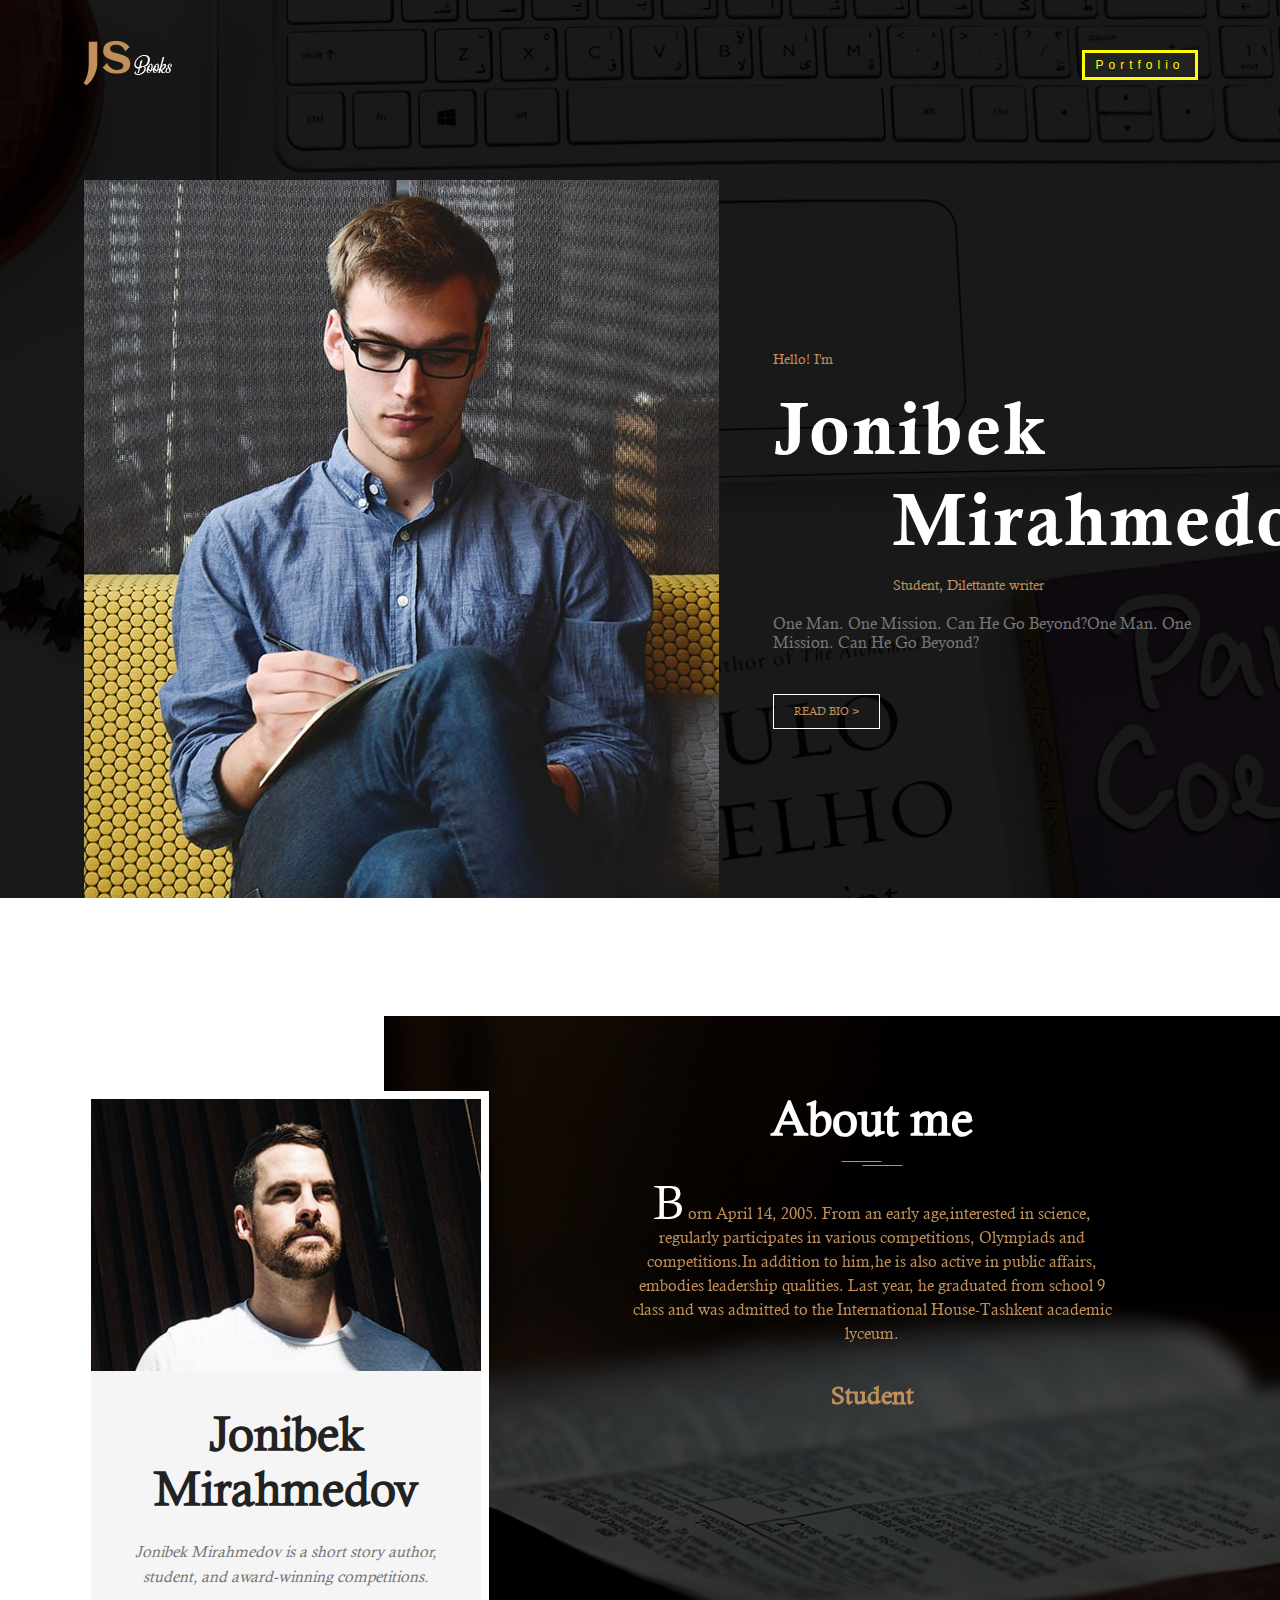
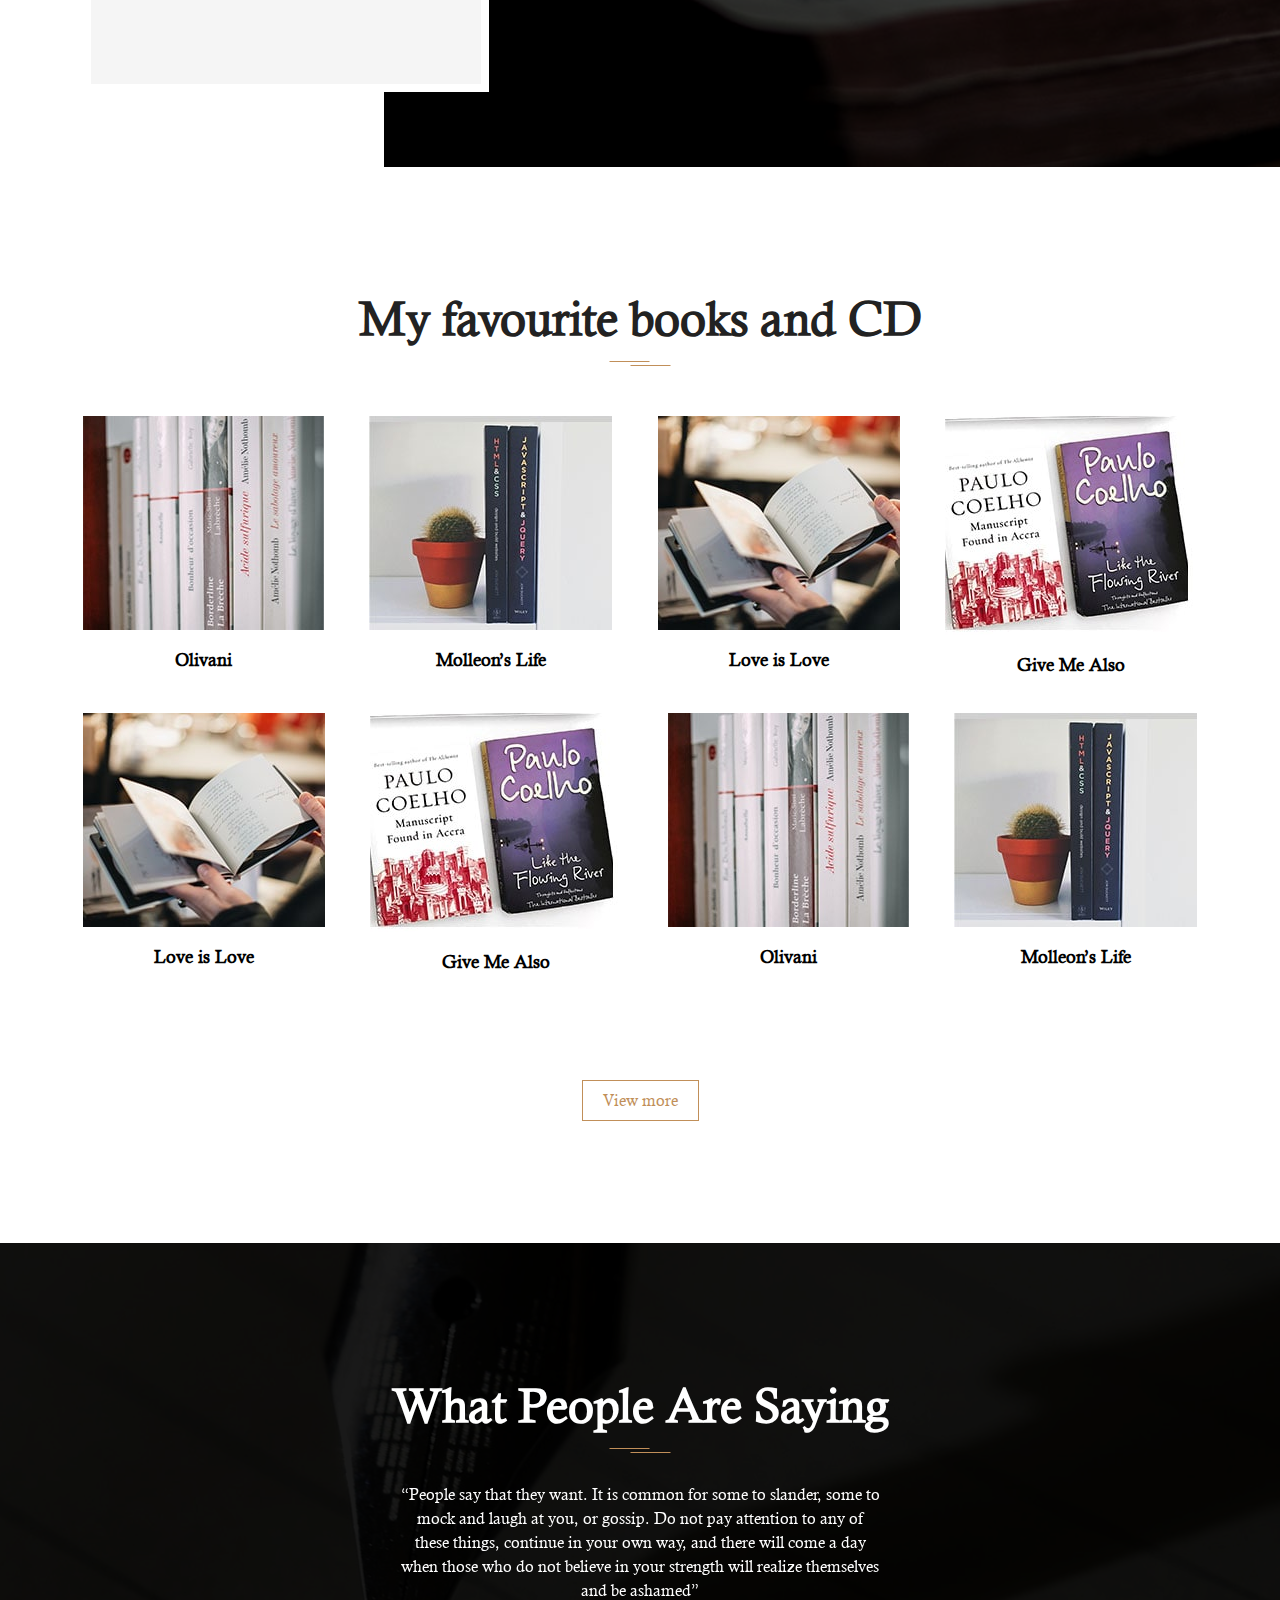
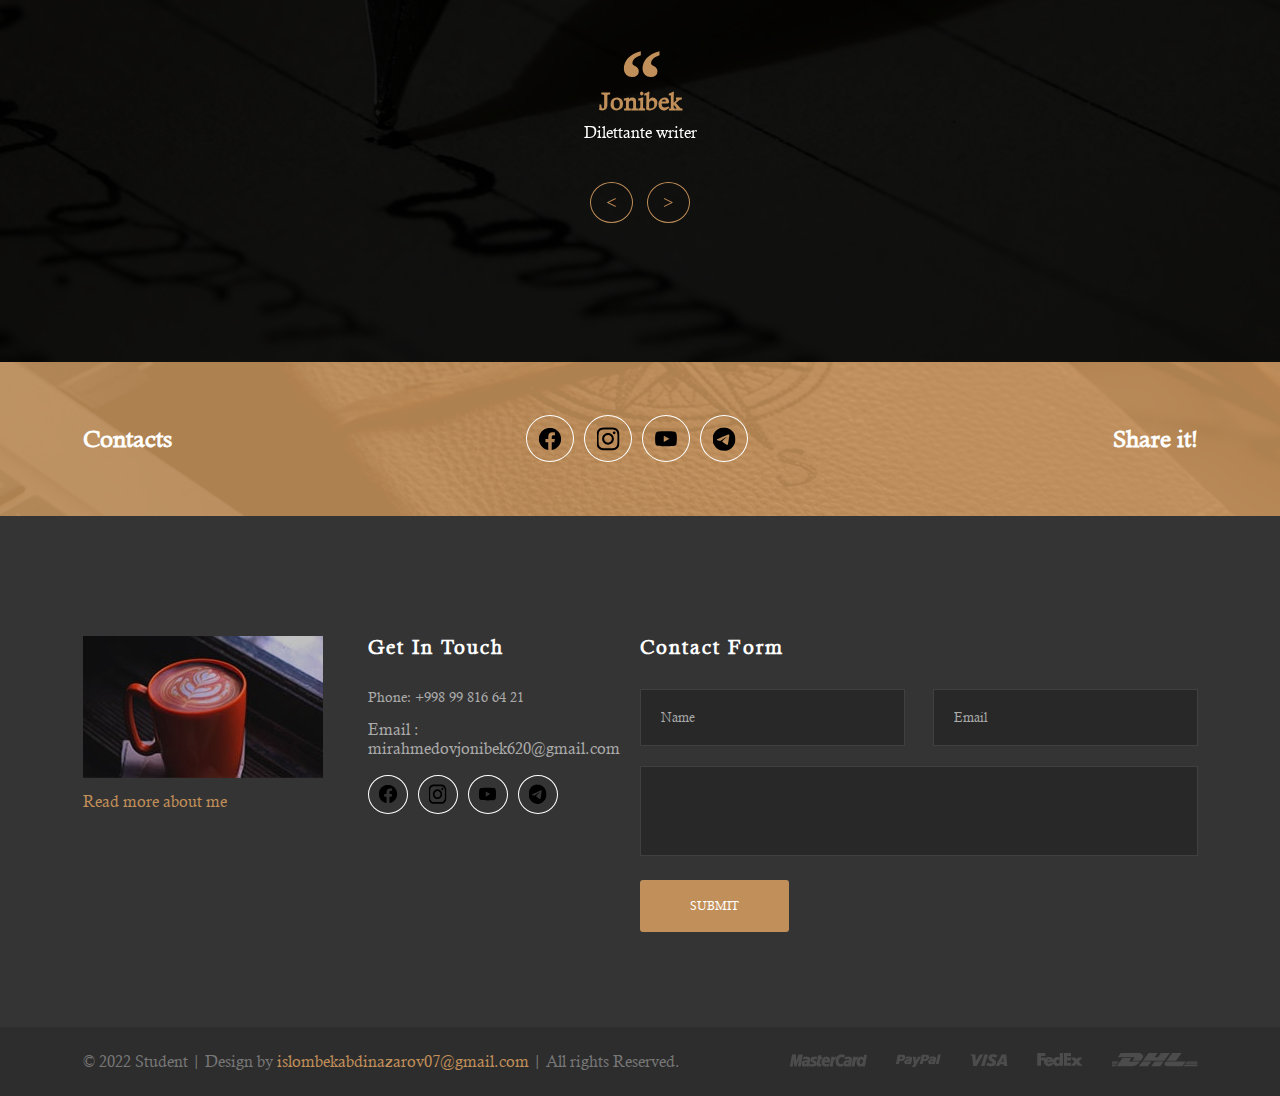
<file: index.html>
<!doctype html>
<html lang="en">
<head>
	<!-- Required meta tags -->
	<meta charset="utf-8">
	<meta name="viewport" content="width=device-width, initial-scale=1, shrink-to-fit=no">
	<link rel="stylesheet" href="css/style.css">
	<link rel="stylesheet" href="css/slick.css">
	<title>Home</title>
</head>
<body>
	
	<!-- Navigation -->
	<nav class="site-navigation">
		<div class="site-navigation-inner site-container">
			<img src="./images/site-logo.png" alt="site logo">
			<div id="myBtn" class="burger-container" onclick="myFunction(this)">
				<a class="link" href="./portfolio.html">Portfolio</a>
			</div>
		</div>
	</nav>
	<!-- Navigation end -->
	
	<!-- Top banner -->
	<section class="fh5co-top-banner">
		<div class="top-banner__inner site-container">
			<div class="top-banner__image">
				<img src="./images/top-banner-author.jpg" alt="author image">
			</div>
			<div class="top-banner__text">
				<div class="top-banner__text-up">
					<span class="brand-span">Hello! I'm</span>
					<h2 class="top-banner__h2">Jonibek</h2>
				</div>
				<div class="top-banner__text-down">
					<h2 class="top-banner__h2">Mirahmedov</h2>
					<span class="brand-span">Student, Dilettante writer</span>
				</div>
				<p>One Man. One Mission. Can He Go Beyond?One Man. One Mission. Can He Go Beyond?</p>
				<a href="#" class="brand-button">Read bio > </a>
			</div>
		</div>
	</section>
	<!-- Top banner end -->
	
	<!-- About me -->
	<section class="fh5co-about-me">
		<div class="about-me-inner site-container">
			<article class="portfolio-wrapper">
				<div class="portfolio__img">
					<img src="./images/about-me.jpg" class="about-me__profile" alt="about me profile picture">
				</div>
				<div class="portfolio__bottom">
					<div class="portfolio__name">
						<h2 class="universal-h2">Jonibek Mirahmedov</h2>
					</div>
					<p>Jonibek Mirahmedov is a short story author, student, and award-winning competitions.</p>
				</div>
			</article>
			<div class="about-me__text">
				<div class="about-me-slider">
					<div class="about-me-single-slide">
						<h2 class="universal-h2 universal-h2-bckg">About me</h2>
						<p><span>B</span> orn April 14, 2005. From an early age,interested in science, regularly participates in various competitions, Olympiads and competitions.In addition to him,he is also active in public affairs, embodies leadership qualities. Last year, he graduated from school 9 class and was admitted to the International House-Tashkent academic lyceum.</p>
						<h4>Student</h4>
					</div>
				</div>
			</div>
		</div>
		<div class="about-me-bckg"></div>
	</section>
	<!-- About me end -->
	
	<!-- Books and CD -->
	<section class="fh5co-books">
		<div class="site-container">
			<h2 class="universal-h2 universal-h2-bckg">My favourite books and CD</h2>
			<div class="books">
				<div class="single-book">
					<a href="#" class="single-book__img">
						<img src="./images/books-1.jpg" alt="single book and cd">
						<div class="single-book_download">
							<img src="./images/download.svg" alt="book image">
						</div>
					</a>
					<h4 class="single-book__title">Olivani</h4>
				</div>
				<div class="single-book">
					<a href="#" class="single-book__img">
						<img src="./images/books-2.jpg" alt="single book and cd">
						<div class="single-book_download">
							<img src="./images/download.svg" alt="book image">
						</div>
					</a>
					<h4 class="single-book__title">Molleon’s Life</h4>
				</div>
				<div class="single-book">
					<a href="#" class="single-book__img">
						<img src="./images/books-3.jpg" alt="single book and cd">
						<div class="single-book_download">
							<img src="./images/download.svg" alt="book image">
						</div>
					</a>
					<h4 class="single-book__title">Love is Love</h4>
				</div>
				<div class="single-book">
					<a href="#" class="single-book__img">
						<img src="./images/books-4.jpg" alt="single book and cd">
						<div class="single-book_download">
							<img src="./images/download.svg" alt="book image">
						</div>
					</a>
					<h4 class="single-book__title">Give Me Also</h4>
				</div>
				<div class="single-book">
					<a href="#" class="single-book__img">
						<img src="./images/books-3.jpg" alt="single book and cd">
						<div class="single-book_download">
							<img src="./images/download.svg" alt="book image">
						</div>
					</a>
					<h4 class="single-book__title">Love is Love</h4>
				</div>
				<div class="single-book">
					<a href="#" class="single-book__img">
						<img src="./images/books-4.jpg" alt="single book and cd">
						<div class="single-book_download">
							<img src="./images/download.svg" alt="book image">
						</div>
					</a>
					<h4 class="single-book__title">Give Me Also</h4>
				</div>
				<div class="single-book">
					<a href="#" class="single-book__img">
						<img src="./images/books-1.jpg" alt="single book and cd">
						<div class="single-book_download">
							<img src="./images/download.svg" alt="book image">
						</div>
					</a>
					<h4 class="single-book__title">Olivani</h4>
				</div>
				<div class="single-book">
					<a href="#" class="single-book__img">
						<img src="./images/books-2.jpg" alt="single book and cd">
						<div class="single-book_download">
							<img src="./images/download.svg" alt="book image">
						</div>
					</a>
					<h4 class="single-book__title">Molleon’s Life</h4>
				</div>
			</div>
			<div class="books-brand-button">
				<a href="#" class="brand-button">View more</a>
			</div>
		</div>
	</section>
	<!-- Books and CD end -->
	
	<!-- Blog -->
	<!-- <section class="fh5co-blog">
		<div class="site-container">
			<h2 class="universal-h2 universal-h2-bckg">My Poems</h2>
			<div class="blog-slider blog-inner">
				<div class="single-blog">
					<div class="single-blog__img">
						<img src="./images/blog1.jpg" alt="blog image">
					</div>
					<div class="single-blog__text">
						<h4>The Journey Under the Waves</h4>
						<span>On August 28, 2015</span>
						<p>Quisque vel sapi nec lacus adipis cing bibendum nullam porta lites laoreet aliquam.velitest, tempus a ullamcorper et, lacinia mattis mi. Cras arcu nulla, blandit id cursus et, ultricies eu leo.</p>
					</div>
				</div>
				<div class="single-blog">
					<div class="single-blog__img">
						<img src="./images/blog2.jpg" alt="blog image">
					</div>
					<div class="single-blog__text">
						<h4>The Journey Under the Waves</h4>
						<span>On August 28, 2015</span>
						<p>Quisque vel sapi nec lacus adipis cing bibendum nullam porta lites laoreet aliquam.velitest, tempus a ullamcorper et, lacinia mattis mi. Cras arcu nulla, blandit id cursus et, ultricies eu leo.</p>
					</div>
				</div>
				<div class="single-blog">
					<div class="single-blog__img">
						<img src="./images/blog2.jpg" alt="blog image">
					</div>
					<div class="single-blog__text">
						<h4>The Journey Under the Waves</h4>
						<span>On August 28, 2015</span>
						<p>Quisque vel sapi nec lacus adipis cing bibendum nullam porta lites laoreet aliquam.velitest, tempus a ullamcorper et, lacinia mattis mi. Cras arcu nulla, blandit id cursus et, ultricies eu leo.</p>
					</div>
				</div>
			</div>
		</div>
	</section> -->
	<!-- Blog end -->
	
	<!-- Quotes -->
	<section class="fh5co-quotes">
		<div class="site-container">
			<div class="about-me-slider">
				<div>
					<h2 class="universal-h2 universal-h2-bckg">What People Are Saying</h2>
					<p>“People say that they want. It is common for some to slander, some to mock and laugh at you, or gossip. Do not pay attention to any of these things, continue in your own way, and there will come a day when those who do not believe in your strength will realize themselves and be ashamed”</p>
					<img src="./images/quotes.svg" alt="quotes svg">
					<h4>Jonibek</h4>
					<p>Dilettante writer</p>
				</div>
				<div>
					<h2 class="universal-h2 universal-h2-bckg">What People Are Saying</h2>
					<p>“Those who do not believe in the doubt that you will be able to do it, or say to you that "it will not come from your hands", say all this, basing on their own strength and experience”</p>
					<img src="./images/quotes.svg" alt="quotes svg">
					<h4>Jonibek</h4>
					<p>Dilettante writer</p>
				</div>
			</div>
		</div>
	</section>
	<!-- Quotes end -->
	
	<!-- Social -->
	<section class="fh5co-social">
		<div class="site-container">
			<div class="social">
				<h5>Contacts</h5>
				<div class="social-icons">
					<a href="https://www.facebook.com/profile.php?id=100082169393569" target="_blank"><img src="./images/facebook.svg" alt="social icon"></a>
					<a href="https://www.instagram.com/sbd_sbd_b?r=nametag" target="_blank"><img src="./images/instagram.svg" alt="social icon"></a>
					<a href="https://youtube.com/channel/UCPRNwvXjkyEr1kVDlYRHP2g" target="_blank"><img src="./images/youtube.svg" alt="social icon"></a>
					<a href="https://t.me.abdefghighje" target="_blank"><img src="./images/telegram.svg" alt="social icon"></a>
				</div>
				<h5>Share it!</h5>
			</div>
		</div>
	</section>
	<!-- Social -->
	
	<!-- Footer -->
	<footer class="site-footer">
		<div class="site-container">
			<div class="footer-inner">
				<div class="footer-info">
					<div class="footer-info__left">
						<img src="./images/footer-img.jpg" alt="about me image">
						<p>Read more about me</p>
					</div>
					<div class="footer-info__right">
						<h5>Get In Touch</h5>
						<p class="footer-phone">Phone: +998 99 816 64 21</p>
						<p>Email : mirahmedovjonibek620@gmail.com</p>
						<div class="social-icons">
							<a href="https://www.facebook.com/profile.php?id=100082169393569" target="_blank"><img src="./images/facebook.svg" alt="social icon"></a>
							<a href="https://www.instagram.com/sbd_sbd_b?r=nametag" target="_blank"><img src="./images/instagram.svg" alt="social icon"></a>
							<a href="https://youtube.com/channel/UCPRNwvXjkyEr1kVDlYRHP2g" target="_blank"><img src="./images/youtube.svg" alt="social icon"></a>
							<a href="https://t.me/abdefghighje" target="_blank"><img src="./images/telegram.svg" alt="social icon"></a>
						</div>
					</div>
				</div>
				<div class="footer-contact-form">
					<h5>Contact Form</h5>
					<form class="contact-form">
						<div class="contact-form__input">
							<input type="text" name="name" placeholder="Name">
							<input type="email" name="email" placeholder="Email">
						</div>
						<textarea></textarea>
						<input type="submit" name="submit" value="Submit" class="submit-button">
					</form>
				</div>
			</div>
		</div>
		<div class="footer-bottom">
			<div class="site-container footer-bottom-inner">
				<p>© 2022 Student | Design by <a href="https://myaccount.google.com/?hl=en_GB&utm_source=OGB&utm_medium=act" target="_blank">islombekabdinazarov07@gmail.com</a> | All rights Reserved.</p>
				<div class="footer-bottom__img">
					<img src="./images/footer-mastercard.png" alt="footer image">
					<img src="./images/footer-paypal.png" alt="footer image">
					<img src="./images/footer-visa.png" alt="footer image">
					<img src="./images/footer-fedex.png" alt="footer image">
					<img src="./images/footer-dhl.png" alt="footer image">
				</div>
			</div>
		</div>
	</footer>
	<!-- Footer end -->
	
	<!-- Scripts -->
	<script src="js/jquery.min.js"></script>
	<script src="js/slick.min.js"></script>
	<script src="js/main.js"></script>
</body>
</html>
<!-- By Islombek Abdinazarov -->
</file>
<file: css/style.css>
/*
* Author by FreeHTML5.co
* Twitter: https://twitter.com/fh5co
* Facebook: https://fb.com/fh5co
* URL: https://freehtml5.co
*/
/* Fonts */
@font-face {
  font-family: "Calisto-MT";
  src: url(../fonts/Calisto-MT.ttf);
}

@font-face {
  font-family: "Calisto-MT-Italic";
  src: url(../fonts/Calisto-MT-Italic.ttf);
}

@font-face {
  font-family: "Calisto-MT-Bold";
  src: url(../fonts/Calisto-MT-Bold.ttf);
}

/* Colors */
/* Universal style */
* {
  margin: 0;
  padding: 0;
  font-family: "Calisto-MT";
}

.site-container {
  width: 1115px;
  margin: 0 auto;
}
@media (max-width: 1250px) {
  .site-container {
    width: 90%;
  }
}

.universal-h2 {
  font-size: 48px;
  text-align: center;
  color: #222;
}
@media (max-width: 1250px) {
  .universal-h2 {
    font-size: 38px;
  }
}
@media (max-width: 668px) {
  .universal-h2 {
    font-size: 30px;
  }
}

.universal-h2-bckg {
  background-image: url("../images/double-line.svg");
  background-repeat: no-repeat;
  background-position: center bottom;
}

/* Universal style end */
/* Includes */
.site-navigation {
  position: absolute;
  top: 4.6%;
  width: 100%;
  z-index: 2;
}

.site-navigation-inner {
  display: flex;
  align-items: center;
  justify-content: space-between;
}

.main-navigation {
  color: #fff;
  display: none;
  position: fixed;
  height: 100%;
  width: 100%;
  top: 0px;
  left: 0px;
  background: #000;
  opacity: 0.9;
}
.main-navigation .main-navigation__ul {
  position: absolute;
  top: 50%;
  left: 50%;
  transform: translate(-50%, -50%);
  padding: 3%;
  border: 2px solid #fff;
  border-radius: 7px;
  background-color: #c18f59;
}
.main-navigation .main-navigation__ul li {
  margin-bottom: 20px;
  list-style: none;
}
.main-navigation .main-navigation__ul a {
  color: #fff;
  font-size: 20px;
  font-weight: 600;
  text-decoration: none;
  text-transform: uppercase;
  transition: 0.3s ease;
}
.main-navigation .main-navigation__ul a:hover {
  color: #777;
}
@media (max-width: 1150px) {
  .main-navigation {
    opacity: 0.94;
  }
}

/* Navigation burger */
.burger-container {
  cursor: pointer;
  z-index: 3;
}

.bar1,
.bar2,
.bar3 {
  width: 30px;
  height: 3px;
  background-color: #c18f59;
  margin: 6px 0;
  transition: 0.4s;
}

.change .bar1 {
  transform: rotate(-45deg) translate(-6px, 6px);
  background-color: #c18f59;
}

.change .bar2 {
  opacity: 0;
  background-color: #c18f59;
}

.change .bar3 {
  transform: rotate(45deg) translate(-6px, -7px);
  background-color: #c18f59;
}

.stop-scroll {
  overflow: hidden;
}

/* Navigation burger end */
.fh5co-top-banner {
  position: relative;
  display: flex;
  align-items: flex-end;
  background-image: url("../images/top-banner-bckg.jpg");
  background-position: center;
  background-size: cover;
}
.fh5co-top-banner::after {
  content: "";
  position: absolute;
  top: 0;
  left: 0;
  width: 100%;
  height: 100%;
  background-color: #000;
  opacity: 0.9;
}
.fh5co-top-banner .site-container {
  position: relative;
  z-index: 1;
}
@media (max-width: 1600px) {
  .fh5co-top-banner {
    padding-top: 180px;
  }
}
@media (max-width: 1250px) {
  .fh5co-top-banner {
    padding-top: 130px;
  }
}
@media (max-width: 520px) {
  .fh5co-top-banner {
    padding-top: 105px;
  }
}
@media (min-width: 1600px) {
  .fh5co-top-banner {
    min-height: 100vh;
  }
}

.top-banner__inner {
  display: flex;
  align-items: center;
}
.top-banner__inner .top-banner__text {
  margin-left: 54px;
}
@media (max-width: 1250px) {
  .top-banner__inner .top-banner__text {
    width: 35%;
  }
}
@media (max-width: 768px) {
  .top-banner__inner .top-banner__text {
    width: 50%;
    margin-left: 20px;
  }
}
@media (max-width: 520px) {
  .top-banner__inner .top-banner__text {
    width: 65%;
    margin-bottom: 20px;
    margin-left: 0;
  }
}
.top-banner__inner .top-banner__text p {
  margin-bottom: 42px;
  color: #777;
}
@media (max-width: 768px) {
  .top-banner__inner .top-banner__text p {
    margin-bottom: 25px;
    font-size: 14px;
  }
}
.top-banner__inner .top-banner__h2 {
  font-size: 74px;
  letter-spacing: 3px;
  color: #fff;
  font-family: "Calisto-MT-Bold";
}
@media (max-width: 1250px) {
  .top-banner__inner .top-banner__h2 {
    font-size: 50px;
  }
}
@media (max-width: 768px) {
  .top-banner__inner .top-banner__h2 {
    font-size: 35px;
  }
}
.top-banner__inner .top-banner__text-up .top-banner__h2 {
  margin-top: 15px;
}
@media (max-width: 768px) {
  .top-banner__inner .top-banner__text-up .top-banner__h2 {
    margin-top: 0;
  }
}
.top-banner__inner .top-banner__text-down {
  margin-bottom: 20px;
  padding-left: 27%;
}
.top-banner__inner .top-banner__text-down .top-banner__h2 {
  margin-bottom: 10px;
}
@media (max-width: 768px) {
  .top-banner__inner .top-banner__text-down .top-banner__h2 {
    margin-bottom: 0;
  }
}
.top-banner__inner .top-banner__image {
  font-size: 0;
}
@media (max-width: 1250px) {
  .top-banner__inner .top-banner__image {
    width: 50%;
  }
  .top-banner__inner .top-banner__image img {
    width: 100%;
  }
}
@media (max-width: 520px) {
  .top-banner__inner .top-banner__image {
    width: 65%;
    margin-bottom: 20px;
  }
}
@media (max-width: 520px) {
  .top-banner__inner {
    flex-direction: column;
  }
}

.brand-span {
  font-size: 14px;
  color: #c18f59;
}

.brand-button {
  display: inline-block;
  padding: 10px 20px;
  font-size: 11px;
  text-transform: uppercase;
  text-decoration: none;
  color: #c18f59;
  border: 1px solid #fff;
  transition: 0.3s ease;
}
.brand-button:hover,
.brand-button:focus {
  color: #777;
}

.fh5co-about-me {
  position: relative;
  margin: 193px 0 199px;
}
@media (max-width: 1250px) {
  .fh5co-about-me {
    margin: 150px 0;
  }
}
@media (max-width: 992px) {
  .fh5co-about-me {
    margin: 125px 0;
  }
}

.about-me-bckg {
  position: absolute;
  background-image: url("../images/about-me-bckg.jpg");
  background-position: center;
  background-size: cover;
  height: 500px;
  top: -75px;
  right: 0;
  height: calc(100% + 150px);
  width: 70%;
  z-index: -1;
}
.about-me-bckg:after {
  content: "";
  position: absolute;
  top: 0;
  left: 0;
  width: 100%;
  height: 100%;
  background-color: #000;
  opacity: 0.7;
}
@media (max-width: 992px) {
  .about-me-bckg {
    width: 100%;
    padding-bottom: 15px;
  }
}

.about-me-inner {
  display: flex;
  justify-content: space-between;
}
@media (max-width: 992px) {
  .about-me-inner {
    flex-direction: column;
    align-items: center;
  }
}

.about-me-slider {
  position: relative;
}
.about-me-slider .slick-arrow {
  position: absolute;
  bottom: -18%;
}
.about-me-slider .slick-prev {
  left: 40%;
}
@media (max-width: 520px) {
  .about-me-slider .slick-prev {
    left: 34%;
  }
}
.about-me-slider .slick-next {
  right: 40%;
}
@media (max-width: 520px) {
  .about-me-slider .slick-next {
    right: 34%;
  }
}

.span-arrow {
  padding: 10px 15px;
  cursor: pointer;
  color: #c18f59;
  border: 1px solid #c18f59;
  border-radius: 50%;
  transition: 0.3s ease;
}
.span-arrow:hover {
  color: #fff;
  border-color: #fff;
}

.portfolio-wrapper {
  width: 390px;
  padding: 8px;
  text-align: center;
  background-color: #fff;
}
.portfolio-wrapper .portfolio__img {
  font-size: 0;
}
.portfolio-wrapper .portfolio__img img {
  width: 100%;
}
.portfolio-wrapper .portfolio__bottom {
  padding: 35px 0 95px;
  background-color: #f5f5f5;
}
@media (max-width: 992px) {
  .portfolio-wrapper .portfolio__bottom {
    padding: 25px 0;
  }
}
.portfolio-wrapper .portfolio__name {
  display: flex;
  justify-content: center;
  align-items: flex-start;
  margin-bottom: 23px;
}
@media (max-width: 992px) {
  .portfolio-wrapper .portfolio__name {
    margin-bottom: 10px;
  }
}
.portfolio-wrapper .portfolio__name span {
  font-size: 90px;
  line-height: 75px;
  color: #c18f59;
  font-family: "Calisto-MT-Bold";
}
@media (max-width: 992px) {
  .portfolio-wrapper .portfolio__name span {
    font-size: 65px;
    line-height: 62px;
  }
}
.portfolio-wrapper p {
  padding: 0 10%;
  line-height: 25px;
  font-style: italic;
  color: #777;
}
@media (max-width: 620px) {
  .portfolio-wrapper p {
    font-size: 15px;
    line-height: 20px;
  }
}
@media (max-width: 992px) {
  .portfolio-wrapper {
    margin-bottom: 20px;
  }
}
@media (max-width: 620px) {
  .portfolio-wrapper {
    width: 250px;
  }
}

.about-me__text {
  width: 44%;
  margin-right: 80px;
  text-align: center;
}
.about-me__text .universal-h2 {
  color: #fff;
  padding-bottom: 20px;
  margin-bottom: 25px;
}
.about-me__text p {
  margin-bottom: 35px;
  line-height: 24px;
  color: #c18f59;
}
.about-me__text p span {
  font-size: 48px;
  color: #fff;
}
@media (max-width: 620px) {
  .about-me__text p {
    margin-bottom: 20px;
    font-size: 14px;
    line-height: 19px;
  }
}
.about-me__text h4 {
  margin-bottom: 7px;
  font-size: 25px;
  color: #c18f59;
}
.about-me__text .p-white {
  margin-bottom: 0;
  color: #fff;
}
@media (max-width: 1250px) {
  .about-me__text {
    width: 48%;
    margin-right: 40px;
  }
}
@media (max-width: 992px) {
  .about-me__text {
    width: 100%;
    margin-right: 0;
  }
}

.slick-slide:focus {
  outline: none;
}

.fh5co-books {
  margin-bottom: 122px;
}
.fh5co-books .universal-h2 {
  margin-bottom: 50px;
  padding-bottom: 20px;
}
.fh5co-books .books-brand-button {
  text-align: center;
}
.fh5co-books .books-brand-button .brand-button {
  font-size: 16px;
  text-transform: none;
  border-color: #c18f59;
}
.fh5co-books .books-brand-button .brand-button:hover {
  border-color: #777;
}
@media (max-width: 1250px) {
  .fh5co-books {
    margin-bottom: 60px;
  }
}

.books {
  display: flex;
  justify-content: space-between;
  flex-wrap: wrap;
  margin-bottom: 70px;
}
@media (max-width: 559px) {
  .books {
    justify-content: space-around;
  }
}

.single-book {
  margin-bottom: 20px;
  text-align: center;
}
.single-book .single-book__img {
  position: relative;
  display: block;
  font-size: 0;
}
.single-book .single-book__img .single-book_download {
  opacity: 0;
  visibility: hidden;
  position: absolute;
  top: 0;
  left: 0;
  width: 100%;
  height: 100%;
  background-color: #000;
  transition: 0.3s ease;
}
.single-book .single-book__img .single-book_download img {
  position: absolute;
  left: 50%;
  top: 50%;
  transform: translate(-50%, -50%);
  z-index: 1;
}
.single-book .single-book__img:hover .single-book_download {
  visibility: visible;
  opacity: 0.7;
}
.single-book .single-book__title {
  margin: 19px 0 18px;
  font-size: 18px;
}
.single-book .single-book__price {
  font-size: 18px;
  font-weight: 600;
  font-style: italic;
  color: #c18f59;
}
@media (max-width: 1250px) {
  .single-book {
    margin-right: 10px;
  }
  .single-book:last-child {
    margin-right: 0;
  }
}

.rating {
  margin-top: 8px;
  unicode-bidi: bidi-override;
  direction: rtl;
}
.rating span {
  font-size: 23px;
  color: #ffd200;
  cursor: pointer;
}
.rating > span:hover:before,
.rating > span:hover ~ span:before {
  content: "\2605";
  position: absolute;
}

.fh5co-counter {
  position: relative;
  margin-bottom: 122px;
  padding: 100px 0;
  background-image: url("../images/book-bckg.jpg");
  background-size: cover;
  background-position: center;
}
.fh5co-counter::after {
  content: "";
  position: absolute;
  top: 0;
  left: 0;
  width: 100%;
  height: 100%;
  background-color: #c18f59;
  opacity: 0.9;
}
.fh5co-counter .site-container {
  position: relative;
  z-index: 1;
}
@media (max-width: 850px) {
  .fh5co-counter {
    padding: 50px 0 20px;
    margin-bottom: 50px;
  }
}

.counter-inner {
  display: flex;
  justify-content: space-between;
  flex-wrap: wrap;
}

.single-count {
  width: 23%;
  text-align: center;
  color: #fff;
}
.single-count span {
  display: block;
  margin-bottom: 25px;
  font-size: 40px;
  font-weight: 900;
}
.single-count p {
  font-size: 20px;
  text-transform: uppercase;
}
@media (max-width: 850px) {
  .single-count {
    width: 48%;
    margin-bottom: 30px;
  }
  .single-count .count {
    font-size: 35px;
    margin-bottom: 15px;
  }
}
@media (max-width: 500px) {
  .single-count {
    width: 100%;
    padding-bottom: 10px;
    border-bottom: 1px solid #fff;
  }
}

.single-count__text {
  display: flex;
  justify-content: center;
}
.single-count__text img {
  margin-right: 20px;
}

.fh5co-blog {
  margin-bottom: 175px;
}
.fh5co-blog .universal-h2 {
  margin-bottom: 55px;
  padding-bottom: 20px;
}
@media (max-width: 620px) {
  .fh5co-blog {
    margin-bottom: 105px;
  }
}

.blog-inner {
  display: flex;
  justify-content: space-between;
}

.blog-slider .slick-slide {
  margin: 0 15px;
}

.blog-slider .slick-list {
  margin: 0 -15px;
}

.single-blog {
  display: flex !important;
}
.single-blog .single-blog__img {
  width: 50%;
  font-size: 0;
}
.single-blog .single-blog__text {
  width: 50%;
  padding: 7%;
  border: 3px solid #f5f5f5;
  border-left: 0;
}
.single-blog .single-blog__text h4 {
  margin-bottom: 5px;
  font-size: 24px;
  line-height: 33px;
}
.single-blog .single-blog__text span {
  display: block;
  margin-bottom: 15px;
  font-size: 14px;
  color: #c18f59;
  font-family: "Calisto-MT-Bold";
}
.single-blog .single-blog__text p {
  color: #777;
  line-height: 21px;
}
@media (max-width: 992px) {
  .single-blog .single-blog__text {
    padding: 5%;
  }
  .single-blog .single-blog__text h4 {
    margin-bottom: 3px;
    font-size: 20px;
    line-height: 24px;
  }
  .single-blog .single-blog__text p {
    font-size: 14px;
    line-height: 19px;
  }
}
@media (max-width: 420px) {
  .single-blog .single-blog__text {
    padding: 3%;
  }
  .single-blog .single-blog__text h4 {
    font-size: 16px;
  }
  .single-blog .single-blog__text span {
    margin-bottom: 7px;
    font-size: 12px;
  }
  .single-blog .single-blog__text p {
    font-size: 13px;
    line-height: 16px;
  }
}
.single-blog:nth-child(even) h4 {
  color: #c18f59;
}
@media (max-width: 1250px) {
  .single-blog .single-blog__img img {
    width: 100%;
    height: 100%;
  }
}

.blog-slider {
  position: relative;
}
.blog-slider .slick-arrow {
  position: absolute;
  bottom: -22%;
}
.blog-slider .slick-prev {
  left: 45.5%;
}
@media (max-width: 1250px) {
  .blog-slider .slick-prev {
    left: 40%;
  }
}
@media (max-width: 520px) {
  .blog-slider .slick-prev {
    left: 35%;
  }
}
.blog-slider .slick-next {
  right: 45.5%;
}
@media (max-width: 1250px) {
  .blog-slider .slick-next {
    right: 40%;
  }
}
@media (max-width: 520px) {
  .blog-slider .slick-next {
    right: 35%;
  }
}
.blog-slider .span-arrow:hover {
  color: #777;
  border-color: #777;
}

.fh5co-quotes {
  position: relative;
  padding: 135px 0 172px;
  text-align: center;
  background-image: url("../images/quotes-bckg.jpg");
  background-position: center;
  background-size: cover;
}
.fh5co-quotes::after {
  content: "";
  position: absolute;
  top: 0;
  left: 0;
  width: 100%;
  height: 100%;
  background-color: #000;
  opacity: 0.9;
}
.fh5co-quotes .site-container {
  position: relative;
  z-index: 1;
}
.fh5co-quotes .universal-h2 {
  padding-bottom: 20px;
  margin-bottom: 30px;
  color: #fff !important;
}
.fh5co-quotes p {
  width: 43%;
  margin: 0 auto 45px;
  color: #fff;
  line-height: 24px;
}
@media (max-width: 620px) {
  .fh5co-quotes p {
    font-size: 14px;
    line-height: 19px;
  }
}
.fh5co-quotes img {
  margin: 0 auto 5px;
}
.fh5co-quotes h4 {
  margin-bottom: 5px;
  font-size: 25px;
  color: #c18f59;
}
.fh5co-quotes .slick-arrow {
  bottom: -8%;
}
.fh5co-quotes .slick-prev {
  left: 45.5%;
}
@media (max-width: 1150px) {
  .fh5co-quotes .slick-prev {
    left: 34%;
  }
}
.fh5co-quotes .slick-next {
  right: 45.5%;
}
@media (max-width: 1150px) {
  .fh5co-quotes .slick-next {
    right: 34%;
  }
}
@media (max-width: 1150px) {
  .fh5co-quotes {
    padding: 75px 0 95px;
  }
  .fh5co-quotes p {
    width: 90%;
  }
}

.fh5co-social {
  position: relative;
  padding: 63px 0;
  background-image: url("../images/social-bckg.jpg");
  background-size: cover;
  background-position: center;
}
.fh5co-social::after {
  content: "";
  position: absolute;
  top: 0;
  left: 0;
  width: 100%;
  height: 100%;
  background-color: #c18f59;
  opacity: 0.9;
}
.fh5co-social .site-container {
  position: relative;
  z-index: 1;
}
@media (max-width: 620px) {
  .fh5co-social {
    padding: 40px 0;
  }
}

.social {
  display: flex;
  justify-content: space-between;
  align-items: center;
}
.social h5 {
  font-size: 24px;
  color: #fff;
}
@media (max-width: 620px) {
  .social {
    flex-direction: column;
  }
}

.social-icons a {
  position: relative;
  border: 1px solid white;
  border-radius: 50%;
  padding: 13px 23px;
  margin-right: 10px;
  transition: 0.3s ease;
}
.social-icons a:hover {
  background-color: #777;
  border-color: transparent;
}

.social-icons img {
  position: absolute;
  left: 50%;
  top: 50%;
  transform: translate(-50%, -50%);
}

@media (max-width: 620px) {
  .social-icons {
    margin: 35px 0;
  }
}

.site-footer {
  padding-top: 120px;
  background-color: #343434;
}
@media (max-width: 1250px) {
  .site-footer {
    padding-top: 60px;
  }
}

.footer-inner {
  display: flex;
  justify-content: space-between;
  padding-bottom: 95px;
}
.footer-inner h5 {
  margin-bottom: 30px;
  font-size: 20px;
  letter-spacing: 2px;
  color: #fff;
}
@media (max-width: 1250px) {
  .footer-inner {
    padding-bottom: 50px;
    flex-direction: column;
    align-items: center;
  }
}

.footer-info {
  width: 50%;
  display: flex;
}
.footer-info .footer-info__left {
  margin-right: 45px;
}
.footer-info .footer-info__left img {
  margin-bottom: 10px;
}
.footer-info .footer-info__left p {
  color: #c18f59;
}
@media (max-width: 620px) {
  .footer-info .footer-info__left {
    margin-right: 0;
    margin-bottom: 20px;
  }
}
.footer-info .footer-info__right p {
  margin-bottom: 15px;
  color: #aaa;
}
.footer-info .footer-info__right .footer-phone {
  font-size: 14px;
}
.footer-info .footer-info__right .social-icons {
  margin-top: 27px;
}
.footer-info .footer-info__right .social-icons a {
  padding: 9px 19px;
}
@media (max-width: 1250px) {
  .footer-info {
    width: 100%;
    margin-bottom: 20px;
  }
}
@media (max-width: 620px) {
  .footer-info {
    flex-direction: column;
    align-items: center;
  }
}

.footer-contact-form {
  width: 50%;
}
.footer-contact-form .contact-form__input {
  display: flex;
  justify-content: space-between;
  margin-bottom: 20px;
}
.footer-contact-form .contact-form__input input {
  width: 40%;
  padding: 20px;
  border: 1px solid #404040;
  background-color: #282828;
  color: #c18f59;
}
.footer-contact-form .contact-form__input input::placeholder {
  color: #aaa;
}
@media (max-width: 1250px) {
  .footer-contact-form .contact-form__input input {
    width: 45%;
  }
}
@media (max-width: 520px) {
  .footer-contact-form .contact-form__input input {
    width: 100%;
  }
}
.footer-contact-form textarea {
  box-sizing: border-box;
  height: 90px;
  width: 100%;
  margin-bottom: 20px;
  padding: 20px;
  border: 1px solid #404040;
  background-color: #282828;
  resize: none;
  color: #c18f59;
}
.footer-contact-form .submit-button {
  padding: 19px 50px;
  text-transform: uppercase;
  font-size: 12px;
  color: #fff;
  background-color: #c18f59;
  border: none;
  border-radius: 3px;
  cursor: pointer;
  transition: 0.3s ease;
}
.footer-contact-form .submit-button:hover {
  background-color: #777;
}
@media (max-width: 1250px) {
  .footer-contact-form {
    width: 100%;
  }
}

.footer-bottom {
  padding: 25px 0;
  background-color: #2d2d2d;
}

.footer-bottom-inner {
  display: flex;
  justify-content: space-between;
}
.footer-bottom-inner p {
  color: #777;
}
.footer-bottom-inner a {
  color: #c18f59;
  text-decoration: none;
  transition: 0.3s ease;
}
.footer-bottom-inner a:hover {
  color: #777;
}
.footer-bottom-inner .footer-bottom__img img {
  margin-right: 25px;
}
.footer-bottom-inner .footer-bottom__img img:last-child {
  margin-right: 0;
}
@media (max-width: 992px) {
  .footer-bottom-inner {
    flex-direction: column;
    align-items: center;
  }
  .footer-bottom-inner p {
    font-size: 14px;
    margin-bottom: 20px;
  }
}

.link{
  text-decoration: none;
  border: 3px solid yellow;
  color: transparent;
  padding: 5px 10px;
  font-size: 12px;
  font-family: sans-serif;
  letter-spacing: 5px;
  transition: all 0.5s;
  position: relative;
}
.link:before {
  content: "Portfolio";
  display: flex;
  justify-content: center;
  align-items: center;
  color: yellow;
  background: rgb(34, 34, 34);
  font-size: 12px;
  top: 0;
  left: 100%;
  font-family: sans-serif;
  letter-spacing: 5px;
  transition: all 1s;
  height: 100%;
  width: 100%;
  position: absolute;
  transform: scale(0) rotatey(0);
  opacity: 0;
}
.link:hover:before {
  transform: scale(1) rotatey(360deg);
  left: 0;
  opacity: 1;
}
.link:after {
  content: "Portfolio";
  display: flex;
  justify-content: center;
  align-items: center;
  color: yellow;
  background: rgb(34, 34, 34);
  font-size: 12px;
  top: 0;
  left: 0;
  font-family: sans-serif;
  letter-spacing: 5px;
  transition: all 1s;
  height: 100%;
  width: 100%;
  position: absolute;
  transform: scale(1) rotatey(0);
  opacity: 1;
}
.link:hover:after {
  transform: scale(0) rotatey(360deg);
  left: -100%;
  opacity: 0;
}

.link-2{
  text-decoration: none;
  border: 3px solid yellow;
  color: transparent;
  padding: 5px 10px;
  font-size: 12px;
  font-family: sans-serif;
  letter-spacing: 5px;
  transition: all 0.5s;
  position: relative;
}
.link-2:before {
  content: "Home";
  display: flex;
  justify-content: center;
  align-items: center;
  color: yellow;
  background: rgb(34, 34, 34);
  font-size: 12px;
  top: 0;
  left: 100%;
  font-family: sans-serif;
  letter-spacing: 5px;
  transition: all 1s;
  height: 100%;
  width: 100%;
  position: absolute;
  transform: scale(0) rotatey(0);
  opacity: 0;
}
.link-2:hover:before {
  transform: scale(1) rotatey(360deg);
  left: 0;
  opacity: 1;
}
.link-2:after {
  content: "Home";
  display: flex;
  justify-content: center;
  align-items: center;
  color: yellow;
  background: rgb(34, 34, 34);
  font-size: 12px;
  top: 0;
  left: 0;
  font-family: sans-serif;
  letter-spacing: 5px;
  transition: all 1s;
  height: 100%;
  width: 100%;
  position: absolute;
  transform: scale(1) rotatey(0);
  opacity: 1;
}
.link-2:hover:after {
  transform: scale(0) rotatey(360deg);
  left: -100%;
  opacity: 0;
}
</file>
